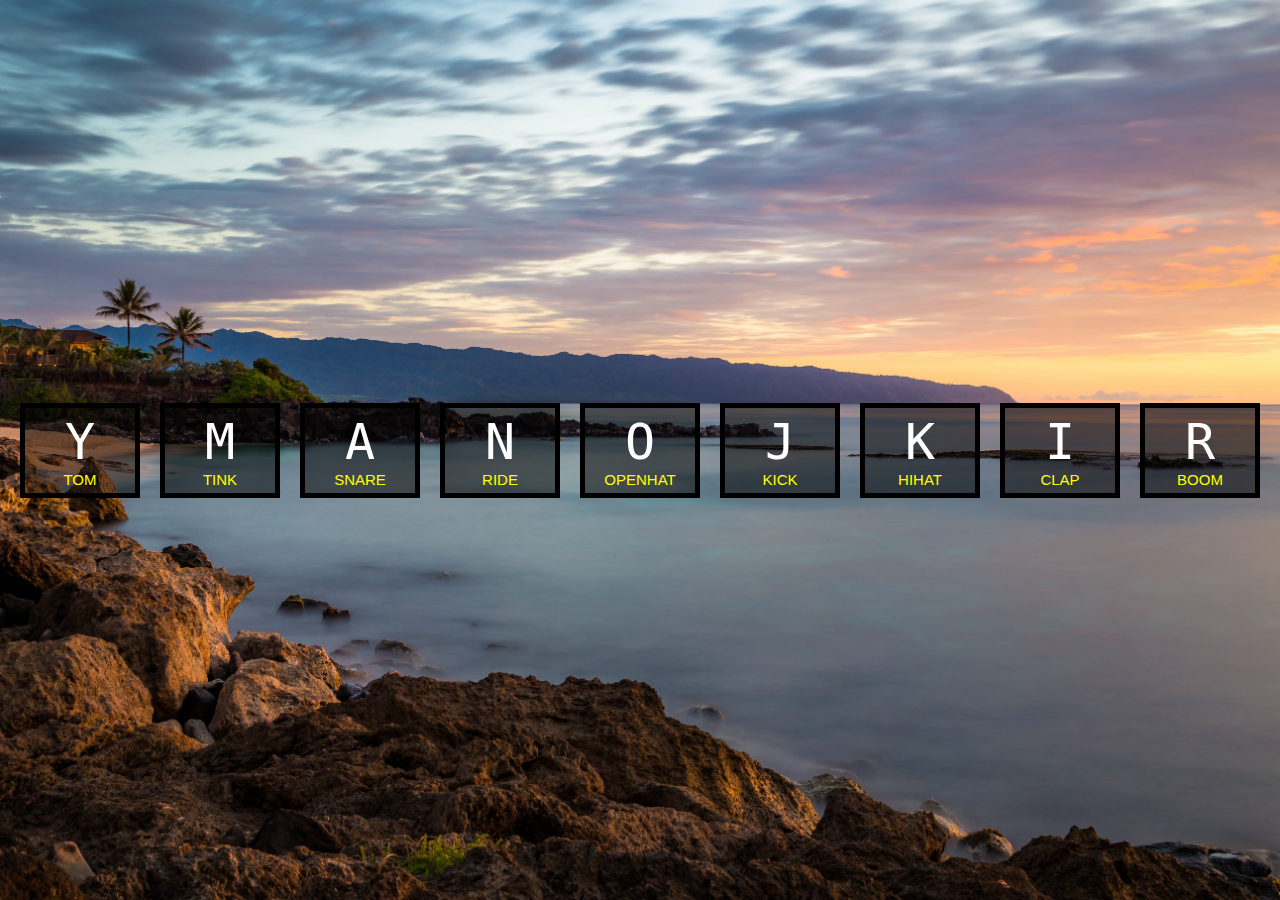
<file: index.html>
<!doctype html>
	<html lang="en">
		<head>
			<link type="text/css" rel="stylesheet" href="style.css">
		</head>
		<body>
			<div class="keys">
						<div data-key="89" class="key">
							<kbd>Y</kbd>
							<span class="sound">tom</span>
						</div>
						<div data-key="77" class="key">
							<kbd>M</kbd>
							<span class="sound">tink</span>
						</div>
						<div data-key="65" class="key">
							<kbd>A</kbd>
							<span class="sound">snare</span>
						</div>
						<div data-key="78" class="key">
							<kbd>N</kbd>
							<span class="sound">ride</span>
						</div>
						<div data-key="79" class="key">
							<kbd>O</kbd>
							<span class="sound">openhat</span>
						</div>
						<div data-key="74" class="key">
							<kbd>J</kbd>
							<span class="sound">kick</span>
						</div>
						<div data-key="75" class="key">
							<kbd>K</kbd>
							<span class="sound">hihat</span>
						</div>
						<div data-key="73" class="key">
							<kbd>I</kbd>
							<span class="sound">clap</span>
						</div>
						<div data-key="82" class="key">
							<kbd>R</kbd>
							<span class="sound">boom</span>
						</div>
			</div>

			<audio data-key="89" src="sounds/tom.wav"></audio>
			<audio data-key="77" src="sounds/tink.wav"></audio>
			<audio data-key="65" src="sounds/snare.wav"></audio>
			<audio data-key="78" src="sounds/ride.wav"></audio>
			<audio data-key="79" src="sounds/openhat.wav"></audio>
			<audio data-key="74" src="sounds/kick.wav"></audio>
			<audio data-key="75" src="sounds/hihat.wav"></audio>
			<audio data-key="73" src="sounds/clap.wav"></audio>
			<audio data-key="82" src="sounds/boom.wav"></audio>


		<script src="script.js"></script>
	</body>


</html>
</file>
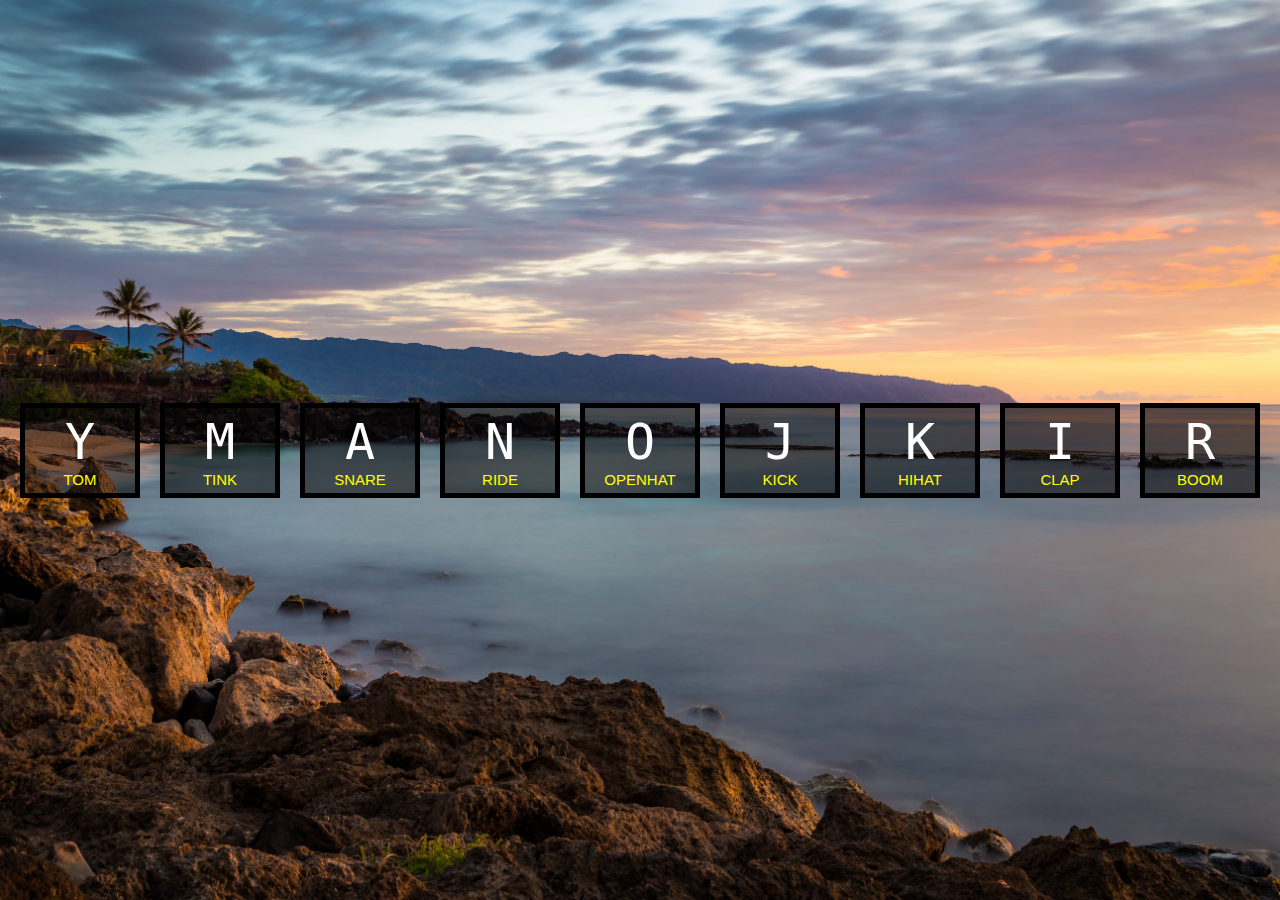
<file: practicing30.html>
<!doctype html>
	<html lang="en">
		<head>
			<link type="text/css" rel="stylesheet" href="crook.css">
		</head>
		<body>
			<div class="keys">
						<div data-key="89" class="key">
							<kbd>Y</kbd>
							<span class="sound">tom</span>
						</div>
						<div data-key="77" class="key">
							<kbd>M</kbd>
							<span class="sound">tink</span>
						</div>
						<div data-key="65" class="key">
							<kbd>A</kbd>
							<span class="sound">snare</span>
						</div>
						<div data-key="78" class="key">
							<kbd>N</kbd>
							<span class="sound">ride</span>
						</div>
						<div data-key="79" class="key">
							<kbd>O</kbd>
							<span class="sound">openhat</span>
						</div>
						<div data-key="74" class="key">
							<kbd>J</kbd>
							<span class="sound">kick</span>
						</div>
						<div data-key="75" class="key">
							<kbd>K</kbd>
							<span class="sound">hihat</span>
						</div>
						<div data-key="73" class="key">
							<kbd>I</kbd>
							<span class="sound">clap</span>
						</div>
						<div data-key="82" class="key">
							<kbd>R</kbd>
							<span class="sound">boom</span>
						</div>
			</div>

			<audio data-key="89" src="sounds/tom.wav"></audio>
			<audio data-key="77" src="sounds/tink.wav"></audio>
			<audio data-key="65" src="sounds/snare.wav"></audio>
			<audio data-key="78" src="sounds/ride.wav"></audio>
			<audio data-key="79" src="sounds/openhat.wav"></audio>
			<audio data-key="74" src="sounds/kick.wav"></audio>
			<audio data-key="75" src="sounds/hihat.wav"></audio>
			<audio data-key="73" src="sounds/clap.wav"></audio>
			<audio data-key="82" src="sounds/boom.wav"></audio>


		<script src="source.js"></script>
	</body>


</html>
</file>
<file: style.css>
html {
	font-size: 10px;/* unit is in px so that we can use rem unit in body*/
	background: url("seabag.jpg") bottom;/*background-img background-position:bottom ; background-repeat:center*/
	background-size: cover;
}/*img=http://i.imgur.com/b9r5sEL.jpg*/
html,body{
	font-family: sans-serif;
	margin: 0px;
	padding: 0px;
	color: white;

}
.keys{
	display: flex;
	flex: 1;
	min-height: 100vh;
	align-items: center;
	justify-content: center;
	


}
.key{
	margin: 10px;
	padding: 5px;
	border: 5px solid black;
	font-size: 1.5rem;
	transition: all 0.07s;
	background-color: rgba(0,0,0,0.5);
	width: 100px;
	text-transform: uppercase;
	text-align: center;

}

.playing {
	border-color: yellow;
	box-shadow: 0 0 5px yellow;
	transform: scale(1.5);

}
kbd{
	
	font-size: 5rem;
}
.sound{
	text-transform: uppercase;
	display: block;
	color: yellow;
}
</file>
<file: crook.css>
html {
	font-size: 10px;/* unit is in px so that we can use rem unit in body*/
	background: url("seabag.jpg") bottom;/*background-img background-position:bottom ; background-repeat:center*/
	background-size: cover;
}/*img=http://i.imgur.com/b9r5sEL.jpg*/
html,body{
	font-family: sans-serif;
	margin: 0px;
	padding: 0px;
	color: white;

}
.keys{
	display: flex;
	flex: 1;
	min-height: 100vh;
	align-items: center;
	justify-content: center;
	


}
.key{
	margin: 10px;
	padding: 5px;
	border: 5px solid black;
	font-size: 1.5rem;
	transition: all 0.07s;
	background-color: rgba(0,0,0,0.5);
	width: 100px;
	text-transform: uppercase;
	text-align: center;

}

.playing {
	border-color: yellow;
	box-shadow: 0 0 5px yellow;
	transform: scale(1.5);

}
kbd{
	
	font-size: 5rem;
}
.sound{
	text-transform: uppercase;
	display: block;
	color: yellow;
}
</file>
